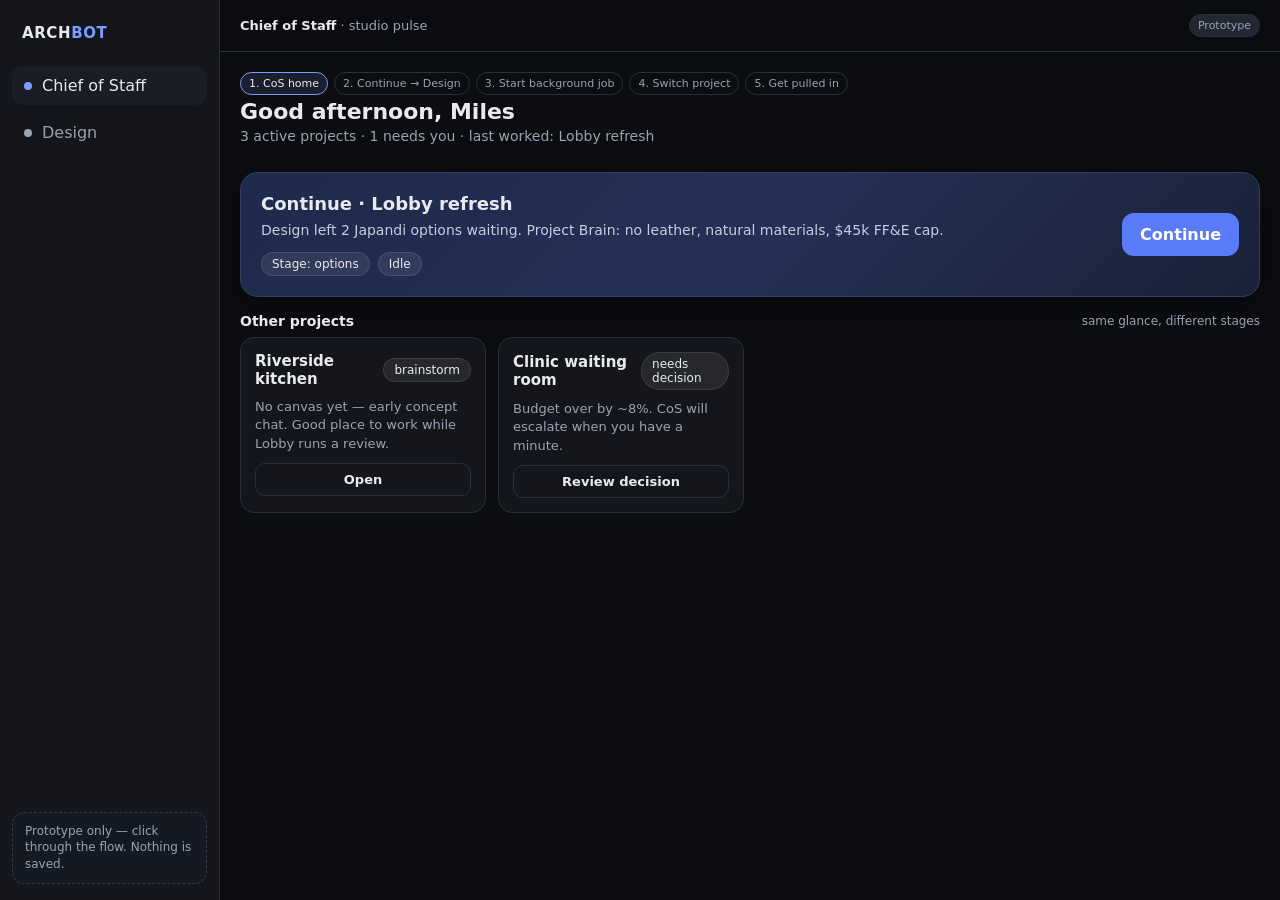
<file: index.html>
<!DOCTYPE html>
<html lang="en">
<head>
<meta charset="UTF-8" />
<meta name="viewport" content="width=device-width, initial-scale=1" />
<title>Archbot — UX prototype</title>
<style>
  :root {
    --bg: #0c0d10;
    --panel: #14161c;
    --panel2: #1a1d26;
    --border: #2a2f3a;
    --text: #e8eaef;
    --muted: #9aa3b2;
    --accent: #7c9cff;
    --accent2: #5b7cfa;
    --good: #3dd68c;
    --warn: #f5a524;
    --danger: #ff6b6b;
    --hero: linear-gradient(135deg, #1e2a4a 0%, #243056 50%, #1a2238 100%);
    --radius: 14px;
    --font: ui-sans-serif, system-ui, -apple-system, Segoe UI, Roboto, Helvetica, Arial, sans-serif;
  }
  * { box-sizing: border-box; }
  html, body { height: 100%; margin: 0; background: var(--bg); color: var(--text); font-family: var(--font); }
  button { font: inherit; cursor: pointer; border: none; }
  .app { display: grid; grid-template-columns: 220px 1fr; height: 100%; }
  .sidebar {
    background: var(--panel); border-right: 1px solid var(--border);
    padding: 16px 12px; display: flex; flex-direction: column; gap: 8px;
  }
  .brand { font-weight: 700; letter-spacing: 0.04em; padding: 8px 10px 16px; font-size: 15px; }
  .brand span { color: var(--accent); }
  .nav-item {
    text-align: left; background: transparent; color: var(--muted);
    padding: 10px 12px; border-radius: 10px; display: flex; gap: 10px; align-items: center;
  }
  .nav-item.active { background: var(--panel2); color: var(--text); }
  .nav-item .dot { width: 8px; height: 8px; border-radius: 50%; background: var(--accent); }
  .main { display: flex; flex-direction: column; min-width: 0; }
  .topbar {
    height: 52px; border-bottom: 1px solid var(--border); display: flex; align-items: center;
    justify-content: space-between; padding: 0 20px; background: rgba(12,13,16,0.85); backdrop-filter: blur(8px);
  }
  .crumb { color: var(--muted); font-size: 13px; }
  .crumb strong { color: var(--text); font-weight: 600; }
  .badge {
    font-size: 11px; padding: 4px 8px; border-radius: 999px; background: #222733; color: var(--muted);
    border: 1px solid var(--border);
  }
  .content { flex: 1; overflow: auto; padding: 20px; }
  .screen { display: none; height: 100%; }
  .screen.active { display: flex; flex-direction: column; gap: 16px; }

  /* CoS home */
  .pulse-title { font-size: 22px; font-weight: 650; margin: 0 0 4px; }
  .pulse-sub { color: var(--muted); margin: 0 0 12px; font-size: 14px; }
  .hero {
    background: var(--hero); border: 1px solid #334066; border-radius: 18px;
    padding: 20px; display: grid; grid-template-columns: 1fr auto; gap: 16px; align-items: center;
    box-shadow: 0 10px 40px rgba(0,0,0,0.35);
  }
  .hero h2 { margin: 0 0 6px; font-size: 18px; }
  .hero p { margin: 0; color: #c5cee0; font-size: 14px; line-height: 1.45; }
  .meta { display: flex; gap: 8px; flex-wrap: wrap; margin-top: 12px; }
  .chip {
    font-size: 12px; padding: 4px 10px; border-radius: 999px; background: rgba(255,255,255,0.08);
    color: #d7defl0; border: 1px solid rgba(255,255,255,0.1);
  }
  .chip.running { color: var(--warn); border-color: rgba(245,165,36,0.35); }
  .chip.ready { color: var(--good); border-color: rgba(61,214,140,0.35); }
  .btn {
    background: var(--accent2); color: white; padding: 12px 18px; border-radius: 12px; font-weight: 600;
  }
  .btn:hover { filter: brightness(1.08); }
  .btn.secondary { background: transparent; color: var(--text); border: 1px solid var(--border); }
  .btn.ghost { background: #222733; color: var(--text); }
  .btn.small { padding: 8px 12px; font-size: 13px; border-radius: 10px; }
  .grid { display: grid; grid-template-columns: repeat(auto-fill, minmax(240px, 1fr)); gap: 12px; }
  .card {
    background: var(--panel); border: 1px solid var(--border); border-radius: var(--radius);
    padding: 14px; display: flex; flex-direction: column; gap: 10px;
  }
  .card h3 { margin: 0; font-size: 15px; }
  .card p { margin: 0; color: var(--muted); font-size: 13px; line-height: 1.4; }
  .row { display: flex; gap: 8px; align-items: center; justify-content: space-between; }

  /* Chat + canvas */
  .split { display: grid; grid-template-columns: 1.1fr 0.9fr; gap: 12px; flex: 1; min-height: 0; }
  .split.canvas-collapsed { grid-template-columns: 1fr 0fr; }
  .panel {
    background: var(--panel); border: 1px solid var(--border); border-radius: var(--radius);
    display: flex; flex-direction: column; min-height: 420px; overflow: hidden;
  }
  .panel-h {
    padding: 12px 14px; border-bottom: 1px solid var(--border); display: flex; justify-content: space-between; align-items: center;
    font-size: 13px; color: var(--muted);
  }
  .panel-h strong { color: var(--text); }
  .chat { flex: 1; overflow: auto; padding: 14px; display: flex; flex-direction: column; gap: 12px; }
  .msg { max-width: 92%; padding: 10px 12px; border-radius: 12px; font-size: 14px; line-height: 1.45; }
  .msg.bot { background: var(--panel2); align-self: flex-start; border: 1px solid var(--border); }
  .msg.user { background: #243056; align-self: flex-end; }
  .msg .who { font-size: 11px; color: var(--muted); margin-bottom: 4px; }
  .composer {
    border-top: 1px solid var(--border); padding: 10px; display: flex; gap: 8px;
  }
  .composer input {
    flex: 1; background: var(--bg); border: 1px solid var(--border); border-radius: 10px;
    color: var(--text); padding: 10px 12px; outline: none;
  }
  .canvas-body {
    flex: 1; display: grid; place-items: center; background:
      radial-gradient(circle at 30% 20%, #243056 0%, transparent 45%),
      linear-gradient(180deg, #12151c, #0e1016);
    position: relative; padding: 16px;
  }
  .frame {
    width: min(100%, 340px); aspect-ratio: 4/3; border-radius: 12px; border: 1px solid var(--border);
    background:
      linear-gradient(160deg, #3a4660, #222938 40%, #1a1f2b),
      repeating-linear-gradient(90deg, transparent, transparent 18px, rgba(255,255,255,0.03) 19px);
    display: grid; place-items: center; color: #b7c0d4; font-size: 13px; text-align: center; padding: 16px;
  }
  .toast {
    position: fixed; right: 20px; bottom: 20px; width: min(360px, calc(100vw - 40px));
    background: #182033; border: 1px solid #3a4d7a; border-radius: 14px; padding: 14px;
    box-shadow: 0 12px 40px rgba(0,0,0,0.45); display: none; z-index: 50;
  }
  .toast.show { display: block; animation: up .25s ease; }
  @keyframes up { from { transform: translateY(12px); opacity: 0; } to { transform: none; opacity: 1; } }
  .toast h4 { margin: 0 0 6px; font-size: 14px; }
  .toast p { margin: 0 0 12px; color: var(--muted); font-size: 13px; }
  .hint {
    background: #151922; border: 1px dashed #333948; color: var(--muted); border-radius: 12px;
    padding: 10px 12px; font-size: 12px; line-height: 1.4;
  }
  .steps { display: flex; gap: 6px; flex-wrap: wrap; margin-bottom: 4px; }
  .step-pill {
    font-size: 11px; padding: 4px 8px; border-radius: 999px; border: 1px solid var(--border); color: var(--muted);
  }
  .step-pill.on { color: var(--text); border-color: var(--accent); background: rgba(124,156,255,0.12); }
  @media (max-width: 900px) {
    .app { grid-template-columns: 1fr; }
    .sidebar { flex-direction: row; overflow-x: auto; }
    .split { grid-template-columns: 1fr; }
  }
</style>
</head>
<body>
<div class="app">
  <aside class="sidebar">
    <div class="brand">ARCH<span>BOT</span></div>
    <button class="nav-item active" id="nav-cos" onclick="goHome()"> <span class="dot"></span> Chief of Staff</button>
    <button class="nav-item" id="nav-design" onclick="openDesign('lobby', false)"> <span class="dot" style="background:#9aa3b2"></span> Design</button>
    <div style="flex:1"></div>
    <div class="hint">Prototype only — click through the flow. Nothing is saved.</div>
  </aside>

  <section class="main">
    <div class="topbar">
      <div class="crumb" id="crumb"><strong>Chief of Staff</strong> · studio pulse</div>
      <span class="badge" id="clock">Prototype</span>
    </div>
    <div class="content">
      <div class="steps" id="steps">
        <span class="step-pill on" data-s="1">1. CoS home</span>
        <span class="step-pill" data-s="2">2. Continue → Design</span>
        <span class="step-pill" data-s="3">3. Start background job</span>
        <span class="step-pill" data-s="4">4. Switch project</span>
        <span class="step-pill" data-s="5">5. Get pulled in</span>
      </div>

      <!-- HOME -->
      <div class="screen active" id="screen-home">
        <div>
          <h1 class="pulse-title">Good afternoon, Miles</h1>
          <p class="pulse-sub">3 active projects · 1 needs you · last worked: Lobby refresh</p>
        </div>

        <div class="hero">
          <div>
            <h2>Continue · Lobby refresh</h2>
            <p>Design left 2 Japandi options waiting. Project Brain: no leather, natural materials, $45k FF&E cap.</p>
            <div class="meta">
              <span class="chip">Stage: options</span>
              <span class="chip" id="lobby-run-chip">Idle</span>
            </div>
          </div>
          <button class="btn" onclick="openDesign('lobby', true)">Continue</button>
        </div>

        <div>
          <div class="row" style="margin-bottom:8px">
            <strong style="font-size:14px">Other projects</strong>
            <span style="color:var(--muted);font-size:12px">same glance, different stages</span>
          </div>
          <div class="grid">
            <div class="card">
              <div class="row"><h3>Riverside kitchen</h3><span class="chip">brainstorm</span></div>
              <p>No canvas yet — early concept chat. Good place to work while Lobby runs a review.</p>
              <button class="btn secondary small" onclick="openDesign('riverside', true)">Open</button>
            </div>
            <div class="card">
              <div class="row"><h3>Clinic waiting room</h3><span class="chip">needs decision</span></div>
              <p>Budget over by ~8%. CoS will escalate when you have a minute.</p>
              <button class="btn secondary small" onclick="alert('Prototype: decision queue would open here.')">Review decision</button>
            </div>
          </div>
        </div>
      </div>

      <!-- DESIGN -->
      <div class="screen" id="screen-design">
        <div class="row">
          <div>
            <strong id="design-title">Lobby refresh</strong>
            <div style="color:var(--muted);font-size:12px" id="design-sub">Chat-primary · canvas expands with visual work</div>
          </div>
          <div style="display:flex;gap:8px">
            <button class="btn ghost small" onclick="goHome()">← CoS home</button>
            <button class="btn secondary small" id="btn-bg" onclick="startBackgroundJob()">Start drawing review (bg)</button>
          </div>
        </div>

        <div class="split" id="split">
          <div class="panel">
            <div class="panel-h"><span><strong>Design</strong> · chat</span><span id="design-status">Ready</span></div>
            <div class="chat" id="chat"></div>
            <div class="composer">
              <input id="input" placeholder="Ask Design…" onkeydown="if(event.key==='Enter')send()" />
              <button class="btn small" onclick="send()">Send</button>
            </div>
          </div>
          <div class="panel" id="canvas-panel">
            <div class="panel-h"><span><strong>Canvas</strong></span><button class="btn ghost small" onclick="toggleCanvas()">Hide</button></div>
            <div class="canvas-body">
              <div class="frame" id="frame">Room photo / latest option<br/><span style="opacity:.7">Japandi · option B selected</span></div>
            </div>
          </div>
        </div>
      </div>
    </div>
  </section>
</div>

<div class="toast" id="toast">
  <h4>Lobby refresh · review ready</h4>
  <p>Drawing review finished with 3 findings while you were on Riverside. CoS is pulling you back in.</p>
  <div class="row">
    <button class="btn small" onclick="openDesign('lobby', true); hideToast(); setStep(5);">Open Lobby</button>
    <button class="btn secondary small" onclick="hideToast()">Later</button>
  </div>
</div>

<script>
  const state = {
    project: 'lobby',
    lobbyRunning: false,
    toastTimer: null,
  };

  const projects = {
    lobby: {
      title: 'Lobby refresh',
      sub: 'Continue from last session · 2 Japandi options',
      canvas: true,
      seed: [
        { who: 'Design', role: 'bot', text: 'Welcome back. Option B is on the canvas. Want variations, a constraint check, or shall I start a drawing review in the background?' },
      ],
    },
    riverside: {
      title: 'Riverside kitchen',
      sub: 'Early brainstorm · no canvas yet',
      canvas: false,
      seed: [
        { who: 'Design', role: 'bot', text: 'Riverside kitchen is still in brainstorm. Talk materials, layout, or client goals — Lobby can keep running in the background.' },
      ],
    },
  };

  function setStep(n) {
    document.querySelectorAll('.step-pill').forEach(el => {
      el.classList.toggle('on', Number(el.dataset.s) === n || Number(el.dataset.s) < n);
    });
  }

  function goHome() {
    document.getElementById('screen-home').classList.add('active');
    document.getElementById('screen-design').classList.remove('active');
    document.getElementById('nav-cos').classList.add('active');
    document.getElementById('nav-design').classList.remove('active');
    document.getElementById('crumb').innerHTML = '<strong>Chief of Staff</strong> · studio pulse';
    setStep(1);
    updateLobbyChip();
  }

  function openDesign(key, fromContinue) {
    state.project = key;
    const p = projects[key];
    document.getElementById('screen-home').classList.remove('active');
    document.getElementById('screen-design').classList.add('active');
    document.getElementById('nav-cos').classList.remove('active');
    document.getElementById('nav-design').classList.add('active');
    document.getElementById('crumb').innerHTML = `<strong>Design</strong> · ${p.title}`;
    document.getElementById('design-title').textContent = p.title;
    document.getElementById('design-sub').textContent = p.sub;
    document.getElementById('btn-bg').style.display = key === 'lobby' ? '' : 'none';

    const split = document.getElementById('split');
    split.classList.toggle('canvas-collapsed', !p.canvas);
    document.getElementById('canvas-panel').style.display = p.canvas ? '' : 'none';

    const chat = document.getElementById('chat');
    chat.innerHTML = '';
    p.seed.forEach(m => addMsg(m.who, m.role, m.text));

    if (fromContinue && key === 'lobby') {
      addMsg('System', 'bot', 'Handoff from CoS: project=lobby · continue_from=option B · constraints=no leather, natural materials, $45k cap · open_runs=' + (state.lobbyRunning ? 'drawing_review' : 'none'));
      setStep(2);
    } else if (key === 'riverside') {
      setStep(4);
      if (state.lobbyRunning) {
        addMsg('Design', 'bot', 'Lobby drawing review is still running. You’re free to brainstorm here — I’ll ping CoS when it’s done.');
      }
    }
    updateLobbyChip();
  }

  function addMsg(who, role, text) {
    const chat = document.getElementById('chat');
    const div = document.createElement('div');
    div.className = 'msg ' + (role === 'user' ? 'user' : 'bot');
    div.innerHTML = `<div class="who">${who}</div>${text}`;
    chat.appendChild(div);
    chat.scrollTop = chat.scrollHeight;
  }

  function send() {
    const input = document.getElementById('input');
    const text = input.value.trim();
    if (!text) return;
    addMsg('You', 'user', text);
    input.value = '';
    setTimeout(() => {
      if (state.project === 'riverside') {
        addMsg('Design', 'bot', 'Noted. I’ll keep this as kitchen direction notes. (Prototype reply — no model behind this.)');
      } else {
        addMsg('Design', 'bot', 'Got it. In the real app this would call edit/generate with Project Brain injected. (Prototype reply.)');
      }
    }, 450);
  }

  function toggleCanvas() {
    const split = document.getElementById('split');
    const panel = document.getElementById('canvas-panel');
    const collapsed = split.classList.toggle('canvas-collapsed');
    panel.style.display = collapsed ? 'none' : '';
  }

  function startBackgroundJob() {
    if (state.project !== 'lobby') return;
    if (state.lobbyRunning) {
      addMsg('Design', 'bot', 'Review already running in the background.');
      return;
    }
    state.lobbyRunning = true;
    updateLobbyChip();
    setStep(3);
    addMsg('Design', 'bot', 'Started drawing review in the background. You can leave Lobby — the job keeps running.');
    document.getElementById('design-status').textContent = 'Review running…';

    clearTimeout(state.toastTimer);
    state.toastTimer = setTimeout(() => {
      state.lobbyRunning = false;
      updateLobbyChip();
      document.getElementById('design-status').textContent = 'Review ready';
      document.getElementById('toast').classList.add('show');
      setStep(5);
    }, 6000);
  }

  function hideToast() {
    document.getElementById('toast').classList.remove('show');
  }

  function updateLobbyChip() {
    const chip = document.getElementById('lobby-run-chip');
    if (!chip) return;
    if (state.lobbyRunning) {
      chip.textContent = 'Running · drawing review';
      chip.className = 'chip running';
    } else if (document.getElementById('design-status')?.textContent === 'Review ready') {
      chip.textContent = 'Ready · review';
      chip.className = 'chip ready';
    } else {
      chip.textContent = 'Idle';
      chip.className = 'chip';
    }
  }
</script>
</body>
</html>
</file>
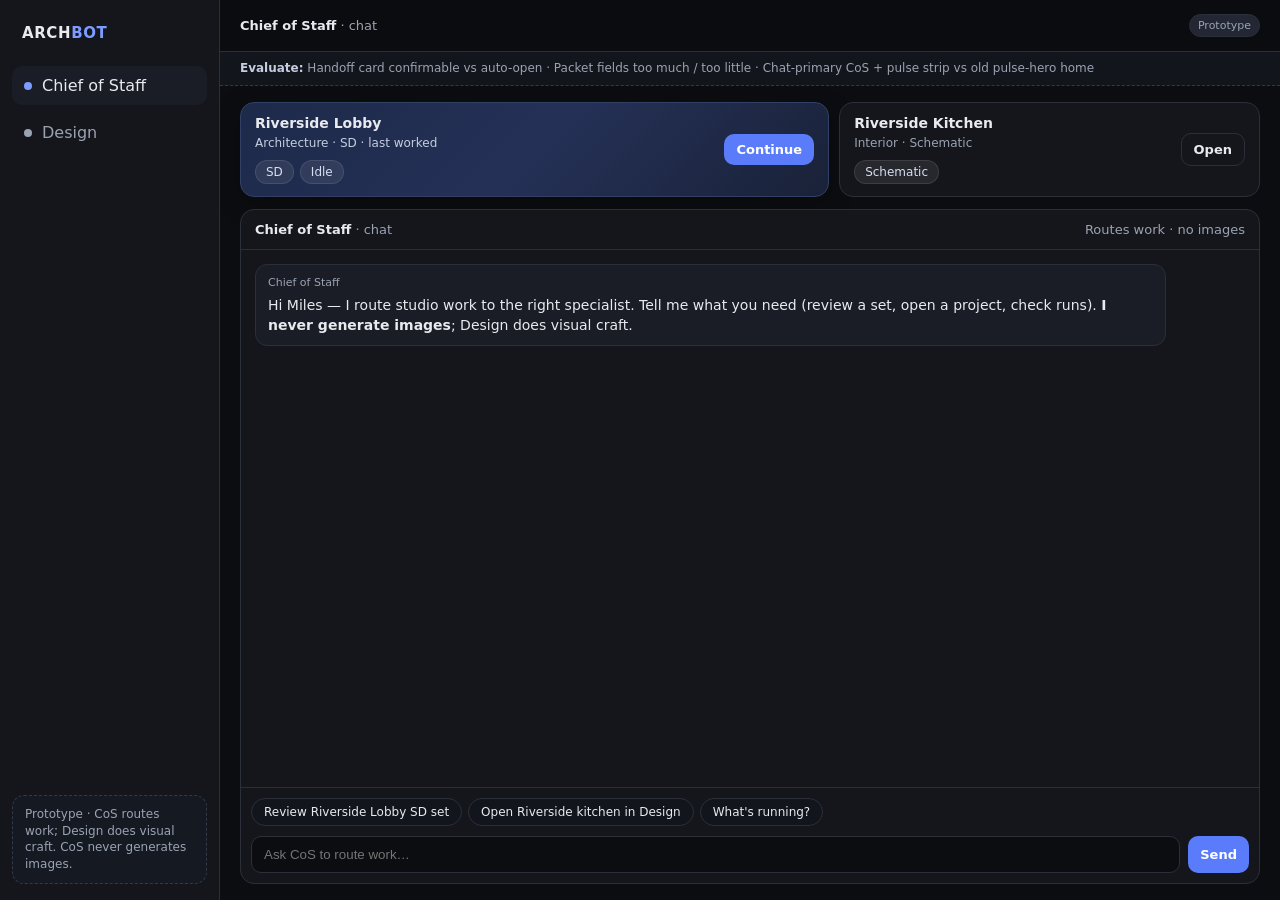
<file: cos-handoff.html>
<!DOCTYPE html>
<html lang="en">
<head>
<meta charset="UTF-8" />
<meta name="viewport" content="width=device-width, initial-scale=1" />
<title>Archbot — CoS → Design handoff</title>
<link rel="stylesheet" href="cos-handoff.css" />
</head>
<body>
<div class="app">
  <aside class="sidebar">
    <div class="brand">ARCH<span>BOT</span></div>
    <button class="nav-item active" id="nav-cos" onclick="goCoS()">
      <span class="dot" id="dot-cos"></span> Chief of Staff
    </button>
    <button class="nav-item" id="nav-design" onclick="openDesignFromNav()">
      <span class="dot dim" id="dot-design"></span> Design
    </button>
    <div style="flex:1"></div>
    <div class="hint">Prototype · CoS routes work; Design does visual craft. CoS never generates images.</div>
  </aside>

  <section class="main">
    <div class="topbar">
      <div class="crumb" id="crumb"><strong>Chief of Staff</strong> · chat</div>
      <span class="badge">Prototype</span>
    </div>
    <div class="eval-bar">
      <strong>Evaluate:</strong>
      Handoff card confirmable vs auto-open ·
      Packet fields too much / too little ·
      Chat-primary CoS + pulse strip vs old pulse-hero home
    </div>

    <div class="content">
      <!-- ========== CoS ========== -->
      <div class="screen active" id="screen-cos">
        <div class="pulse-strip">
          <div class="pulse-card">
            <div>
              <h3>Riverside Lobby</h3>
              <p>Architecture · SD · last worked</p>
              <div class="pulse-meta">
                <span class="chip">SD</span>
                <span class="chip" id="lobby-run-chip">Idle</span>
              </div>
            </div>
            <button class="btn small" onclick="continueLobby()">Continue</button>
          </div>
          <div class="pulse-card secondary">
            <div>
              <h3>Riverside Kitchen</h3>
              <p>Interior · Schematic</p>
              <div class="pulse-meta">
                <span class="chip">Schematic</span>
              </div>
            </div>
            <button class="btn secondary small" onclick="openKitchenInDesign()">Open</button>
          </div>
        </div>

        <div class="panel" id="cos-panel">
          <div class="panel-h">
            <span><strong>Chief of Staff</strong> · chat</span>
            <span id="cos-status">Routes work · no images</span>
          </div>
          <div class="chat" id="cos-chat"></div>
          <div class="composer-wrap">
            <div class="suggest" id="cos-suggest">
              <button type="button" onclick="pickSuggest('Review Riverside Lobby SD set')">Review Riverside Lobby SD set</button>
              <button type="button" onclick="pickSuggest('Open Riverside kitchen in Design')">Open Riverside kitchen in Design</button>
              <button type="button" onclick="pickSuggest(&quot;What's running?&quot;)">What's running?</button>
            </div>
            <div class="composer">
              <input id="cos-input" placeholder="Ask CoS to route work…" onkeydown="if(event.key==='Enter')sendCoS()" />
              <button class="btn small" onclick="sendCoS()">Send</button>
            </div>
          </div>
        </div>
      </div>

      <!-- ========== Design ========== -->
      <div class="screen" id="screen-design">
        <div class="row" style="flex-shrink:0;flex-wrap:wrap;gap:10px">
          <div>
            <strong id="design-title">Riverside Lobby</strong>
            <div style="color:var(--muted);font-size:12px" id="design-sub">Architecture · SD · chat-primary + canvas</div>
          </div>
          <div style="display:flex;gap:8px;flex-wrap:wrap">
            <button class="btn ghost small" onclick="backToCoS()">← Back to CoS</button>
          </div>
        </div>

        <div class="row" style="flex-shrink:0;flex-wrap:wrap;gap:10px;align-items:center;justify-content:flex-start">
          <span style="font-size:12px;color:var(--muted)">Architecture</span>
          <div class="steps" id="phase-rail" aria-label="Design phases"></div>
        </div>

        <div class="handoff-banner" id="handoff-banner" style="display:none">
          <div class="hb-top">
            <div>
              <div class="hb-label">From Chief of Staff</div>
              <p class="hb-goal" id="hb-goal">—</p>
              <div class="hb-meta" id="hb-meta">pack · phase</div>
            </div>
            <button class="btn secondary small" id="hb-expand-btn" onclick="togglePacketExpand()">Expand packet</button>
          </div>
          <div class="handoff-expand" id="hb-expand"></div>
        </div>

        <div style="flex-shrink:0">
          <div style="font-size:12px;color:var(--muted);margin-bottom:6px">Canvas themes</div>
          <div class="theme-bar" id="theme-bar">
            <button class="theme-swatch active" data-theme="night" onclick="applyTheme('night')"><span class="swatch-dot" style="background:#1a1a1a"></span>Night</button>
            <button class="theme-swatch" data-theme="trace" onclick="applyTheme('trace')"><span class="swatch-dot" style="background:#f4f1ea"></span>Trace</button>
            <button class="theme-swatch" data-theme="redline" onclick="applyTheme('redline')"><span class="swatch-dot" style="background:#ff3b30"></span>Redline</button>
            <button class="theme-swatch" data-theme="blueprint" onclick="applyTheme('blueprint')"><span class="swatch-dot" style="background:#0b3d91"></span>Blueprint</button>
          </div>
        </div>

        <div class="split" id="split">
          <div class="panel">
            <div class="panel-h"><span><strong>Design</strong> · chat</span><span id="design-status">Ready</span></div>
            <div class="chat" id="design-chat"></div>
            <div class="composer-wrap">
              <div class="composer">
                <input id="design-input" placeholder="Ask Design…" onkeydown="if(event.key==='Enter')sendDesign()" />
                <button class="btn small" onclick="sendDesign()">Send</button>
              </div>
            </div>
          </div>
          <div class="panel" id="canvas-panel">
            <div class="panel-h"><span><strong>Canvas</strong></span><button class="btn ghost small" onclick="toggleCanvas()">Hide</button></div>
            <div class="canvas-body">
              <div class="frame" id="frame">SD set · Lobby plan<br/><span style="opacity:.7">awaiting review theme</span></div>
            </div>
          </div>
        </div>
      </div>
    </div>
  </section>
</div>

<script src="cos-handoff.js"></script>
</body>
</html>
</file>
<file: cos-handoff.css>
:root {
    --bg: #0c0d10;
    --panel: #14161c;
    --panel2: #1a1d26;
    --border: #2a2f3a;
    --text: #e8eaef;
    --muted: #9aa3b2;
    --accent: #7c9cff;
    --accent2: #5b7cfa;
    --good: #3dd68c;
    --warn: #f5a524;
    --danger: #ff6b6b;
    --hero: linear-gradient(135deg, #1e2a4a 0%, #243056 50%, #1a2238 100%);
    --radius: 14px;
    --font: ui-sans-serif, system-ui, -apple-system, Segoe UI, Roboto, Helvetica, Arial, sans-serif;
  }
  * { box-sizing: border-box; }
  html, body { height: 100%; margin: 0; background: var(--bg); color: var(--text); font-family: var(--font); }
  button { font: inherit; cursor: pointer; border: none; }
  .app { display: grid; grid-template-columns: 220px 1fr; height: 100%; min-height: 640px; }
  .sidebar {
    background: var(--panel); border-right: 1px solid var(--border);
    padding: 16px 12px; display: flex; flex-direction: column; gap: 8px;
  }
  .brand { font-weight: 700; letter-spacing: 0.04em; padding: 8px 10px 16px; font-size: 15px; }
  .brand span { color: var(--accent); }
  .nav-item {
    text-align: left; background: transparent; color: var(--muted);
    padding: 10px 12px; border-radius: 10px; display: flex; gap: 10px; align-items: center;
  }
  .nav-item.active { background: var(--panel2); color: var(--text); }
  .nav-item .dot { width: 8px; height: 8px; border-radius: 50%; background: var(--accent); flex-shrink: 0; }
  .nav-item .dot.dim { background: #9aa3b2; }
  .main { display: flex; flex-direction: column; min-width: 0; }
  .topbar {
    height: 52px; border-bottom: 1px solid var(--border); display: flex; align-items: center;
    justify-content: space-between; padding: 0 20px; background: rgba(12,13,16,0.85); backdrop-filter: blur(8px);
  }
  .crumb { color: var(--muted); font-size: 13px; }
  .crumb strong { color: var(--text); font-weight: 600; }
  .badge {
    font-size: 11px; padding: 4px 8px; border-radius: 999px; background: #222733; color: var(--muted);
    border: 1px solid var(--border);
  }
  .eval-bar {
    background: #12151c; border-bottom: 1px dashed #333948; color: var(--muted);
    padding: 8px 20px; font-size: 12px; line-height: 1.45;
  }
  .eval-bar strong { color: #c5cee0; font-weight: 600;
  }
  .content { flex: 1; overflow: hidden; padding: 16px 20px; display: flex; flex-direction: column; min-height: 0; }
  .screen { display: none; flex: 1; flex-direction: column; gap: 12px; min-height: 0; }
  .screen.active { display: flex; }

  .hint {
    background: #151922; border: 1px dashed #333948; color: var(--muted); border-radius: 12px;
    padding: 10px 12px; font-size: 12px; line-height: 1.4;
  }
  .chip {
    font-size: 12px; padding: 4px 10px; border-radius: 999px; background: rgba(255,255,255,0.08);
    color: #d7def0; border: 1px solid rgba(255,255,255,0.1);
  }
  .chip.running { color: var(--warn); border-color: rgba(245,165,36,0.35); }
  .chip.ready { color: var(--good); border-color: rgba(61,214,140,0.35); }
  .btn {
    background: var(--accent2); color: white; padding: 12px 18px; border-radius: 12px; font-weight: 600;
  }
  .btn:hover { filter: brightness(1.08); }
  .btn.secondary { background: transparent; color: var(--text); border: 1px solid var(--border); }
  .btn.ghost { background: #222733; color: var(--text); }
  .btn.small { padding: 8px 12px; font-size: 13px; border-radius: 10px; }
  .btn:disabled { opacity: 0.45; cursor: not-allowed; filter: none; }
  .row { display: flex; gap: 8px; align-items: center; justify-content: space-between; }

  /* Pulse strip (compact) */
  .pulse-strip {
    display: grid; grid-template-columns: 1.4fr 1fr; gap: 10px; flex-shrink: 0;
  }
  .pulse-card {
    background: var(--hero); border: 1px solid #334066; border-radius: 14px;
    padding: 12px 14px; display: flex; align-items: center; justify-content: space-between; gap: 12px;
    box-shadow: 0 6px 24px rgba(0,0,0,0.25);
  }
  .pulse-card.secondary {
    background: var(--panel); border-color: var(--border); box-shadow: none;
  }
  .pulse-card h3 { margin: 0 0 4px; font-size: 14px; font-weight: 650; }
  .pulse-card p { margin: 0; color: #c5cee0; font-size: 12px; line-height: 1.35; }
  .pulse-card.secondary p { color: var(--muted); }
  .pulse-meta { display: flex; gap: 6px; flex-wrap: wrap; margin-top: 8px; }

  /* Chat panels */
  .panel {
    background: var(--panel); border: 1px solid var(--border); border-radius: var(--radius);
    display: flex; flex-direction: column; min-height: 0; overflow: hidden; flex: 1;
  }
  .panel-h {
    padding: 12px 14px; border-bottom: 1px solid var(--border); display: flex; justify-content: space-between; align-items: center;
    font-size: 13px; color: var(--muted); flex-shrink: 0;
  }
  .panel-h strong { color: var(--text); }
  .chat { flex: 1; overflow: auto; padding: 14px; display: flex; flex-direction: column; gap: 12px; }
  .msg { max-width: 92%; padding: 10px 12px; border-radius: 12px; font-size: 14px; line-height: 1.45; }
  .msg.bot { background: var(--panel2); align-self: flex-start; border: 1px solid var(--border); }
  .msg.user { background: #243056; align-self: flex-end; }
  .msg.system {
    align-self: center; max-width: 100%; background: transparent; border: 1px dashed var(--border);
    color: var(--muted); font-size: 12px; text-align: center; padding: 8px 12px;
  }
  .msg .who { font-size: 11px; color: var(--muted); margin-bottom: 4px; }
  .composer-wrap { border-top: 1px solid var(--border); flex-shrink: 0; }
  .suggest {
    display: flex; flex-wrap: wrap; gap: 6px; padding: 10px 10px 0;
  }
  .suggest button {
    background: #12151c; color: var(--text); border: 1px solid var(--border);
    border-radius: 999px; padding: 6px 12px; font-size: 12px;
  }
  .suggest button:hover { border-color: var(--accent); color: #fff; }
  .composer {
    padding: 10px; display: flex; gap: 8px;
  }
  .composer input {
    flex: 1; background: var(--bg); border: 1px solid var(--border); border-radius: 10px;
    color: var(--text); padding: 10px 12px; outline: none;
  }
  .composer input:focus { border-color: #3a4d7a; }

  /* Handoff packet card */
  .packet {
    margin-top: 10px; background: #12151c; border: 1px solid #3a4d7a; border-radius: 12px;
    overflow: hidden; text-align: left;
  }
  .packet-h {
    padding: 10px 12px; background: rgba(124,156,255,0.08); border-bottom: 1px solid #2a3550;
    display: flex; justify-content: space-between; align-items: center; gap: 8px;
  }
  .packet-h strong { font-size: 13px; color: var(--text); }
  .packet-body { padding: 10px 12px; display: grid; gap: 6px; }
  .packet-row {
    display: grid; grid-template-columns: 140px 1fr; gap: 8px; font-size: 12px; line-height: 1.4;
  }
  .packet-row .k { color: var(--muted); font-family: ui-monospace, SFMono-Regular, Menlo, monospace; font-size: 11px; }
  .packet-row .v { color: var(--text); }
  .packet-row .v.mono { font-family: ui-monospace, SFMono-Regular, Menlo, monospace; font-size: 11px; color: #c5cee0; }
  .packet-actions { padding: 10px 12px; border-top: 1px solid var(--border); display: flex; gap: 8px; flex-wrap: wrap; }

  /* Design split */
  .split { display: grid; grid-template-columns: 1.1fr 0.9fr; gap: 12px; flex: 1; min-height: 0; }
  .split > .panel { min-height: 360px; }
  .canvas-body {
    flex: 1; display: grid; place-items: center; background:
      radial-gradient(circle at 30% 20%, #243056 0%, transparent 45%),
      linear-gradient(180deg, #12151c, #0e1016);
    position: relative; padding: 16px;
  }
  .frame {
    width: min(100%, 340px); aspect-ratio: 4/3; border-radius: 12px; border: 1px solid var(--border);
    background:
      linear-gradient(160deg, #3a4660, #222938 40%, #1a1f2b),
      repeating-linear-gradient(90deg, transparent, transparent 18px, rgba(255,255,255,0.03) 19px);
    display: grid; place-items: center; color: #b7c0d4; font-size: 13px; text-align: center; padding: 16px;
  }
  .steps { display: flex; gap: 6px; flex-wrap: wrap; }
  .step-pill {
    font-size: 11px; padding: 4px 8px; border-radius: 999px; border: 1px solid var(--border); color: var(--muted);
    background: transparent;
  }
  .step-pill.on { color: var(--text); border-color: var(--accent); background: rgba(124,156,255,0.12); }
  .theme-bar { display: flex; flex-wrap: wrap; gap: 8px; }
  .theme-swatch {
    border: 1px solid var(--border); border-radius: 10px; padding: 8px 10px; background: #12151c;
    color: var(--text); font-size: 12px; display: flex; align-items: center; gap: 8px;
  }
  .theme-swatch.active { border-color: var(--accent); box-shadow: 0 0 0 1px rgba(124,156,255,0.35); }
  .swatch-dot { width: 14px; height: 14px; border-radius: 4px; border: 1px solid rgba(255,255,255,0.25); }

  /* Handoff banner in Design */
  .handoff-banner {
    background: linear-gradient(135deg, rgba(124,156,255,0.12), rgba(36,48,86,0.4));
    border: 1px solid #3a4d7a; border-radius: 12px; padding: 12px 14px; flex-shrink: 0;
  }
  .handoff-banner .hb-top { display: flex; justify-content: space-between; gap: 12px; align-items: flex-start; flex-wrap: wrap; }
  .handoff-banner .hb-label { font-size: 11px; color: var(--accent); letter-spacing: 0.04em; text-transform: uppercase; margin-bottom: 4px; }
  .handoff-banner .hb-goal { font-size: 14px; font-weight: 600; margin: 0 0 6px; }
  .handoff-banner .hb-meta { font-size: 12px; color: var(--muted); }
  .handoff-expand {
    display: none; margin-top: 10px; padding-top: 10px; border-top: 1px solid #2a3550;
    font-family: ui-monospace, SFMono-Regular, Menlo, monospace; font-size: 11px; color: #c5cee0;
    white-space: pre-wrap; line-height: 1.5; background: rgba(0,0,0,0.25); border-radius: 8px; padding: 10px;
  }
  .handoff-expand.show { display: block; }

  .edit-goal {
    margin-top: 8px; display: none; gap: 8px; align-items: center;
  }
  .edit-goal.show { display: flex; }
  .edit-goal input {
    flex: 1; background: var(--bg); border: 1px solid var(--border); border-radius: 8px;
    color: var(--text); padding: 8px 10px; font-size: 13px; outline: none;
  }

  @media (max-width: 980px) {
    .app { grid-template-columns: 1fr; }
    .sidebar { flex-direction: row; overflow-x: auto; align-items: center; }
    .brand { padding: 8px 10px; }
    .pulse-strip { grid-template-columns: 1fr; }
    .split { grid-template-columns: 1fr; }
    .packet-row { grid-template-columns: 1fr; gap: 2px; }
  }
</file>
